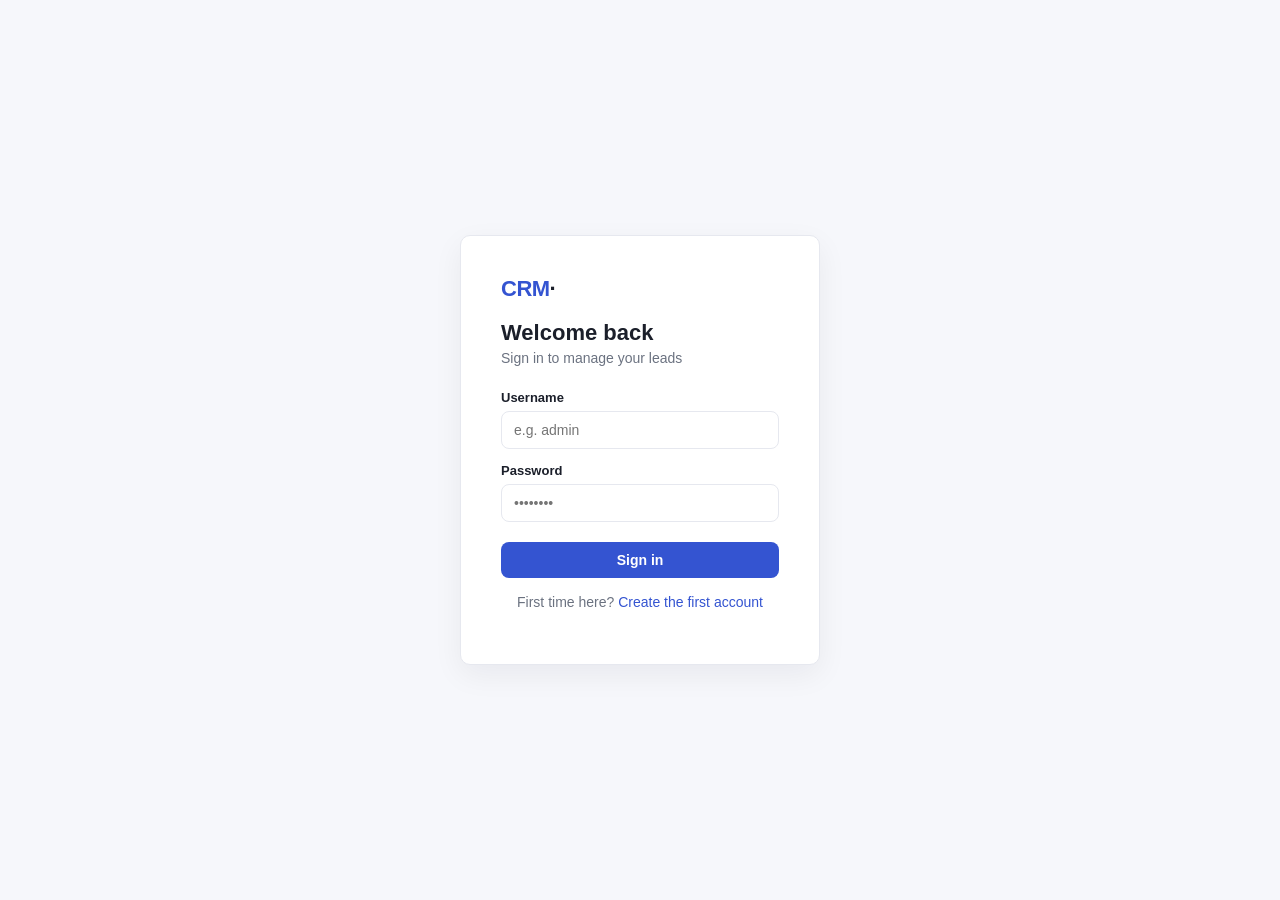
<file: docs/index.html>
<!DOCTYPE html>
<html lang="en">
<head>
<meta charset="UTF-8" />
<meta name="viewport" content="width=device-width, initial-scale=1.0" />
<title>Login · Mini CRM</title>
<link rel="stylesheet" href="css/style.css" />
</head>
<body class="auth-body">

  <div class="auth-card">
    <div class="auth-logo">CRM<span>·</span></div>
    <h1>Welcome back</h1>
    <p class="auth-sub">Sign in to manage your leads</p>

    <form id="loginForm">
      <label>Username</label>
      <input type="text" id="username" placeholder="e.g. admin" required />

      <label>Password</label>
      <input type="password" id="password" placeholder="••••••••" required />

      <div id="errorBox" class="error-box" style="display:none;"></div>

      <button type="submit" class="btn-primary full">Sign in</button>
    </form>

    <p class="auth-footer">
      First time here? <a href="#" id="showRegister">Create the first account</a>
    </p>

    <form id="registerForm" style="display:none;">
      <label>Choose a username</label>
      <input type="text" id="regUsername" required />
      <label>Choose a password</label>
      <input type="password" id="regPassword" required />
      <div id="regMsg" class="error-box" style="display:none;"></div>
      <button type="submit" class="btn-primary full">Create account</button>
      <p class="auth-footer"><a href="#" id="showLogin">Back to sign in</a></p>
    </form>
  </div>

<script src="js/config.js"></script>
<script>
const loginForm = document.getElementById('loginForm');
const registerForm = document.getElementById('registerForm');
const errorBox = document.getElementById('errorBox');
const regMsg = document.getElementById('regMsg');

document.getElementById('showRegister').onclick = (e) => {
  e.preventDefault();
  loginForm.style.display = 'none';
  registerForm.style.display = 'block';
};
document.getElementById('showLogin').onclick = (e) => {
  e.preventDefault();
  registerForm.style.display = 'none';
  loginForm.style.display = 'block';
};

loginForm.addEventListener('submit', async (e) => {
  e.preventDefault();
  errorBox.style.display = 'none';
  const username = document.getElementById('username').value;
  const password = document.getElementById('password').value;
  try {
    const res = await fetch(`${API_BASE}/api/login`, {
      method: 'POST',
      headers: { 'Content-Type': 'application/json' },
      credentials: 'include',
      body: JSON.stringify({ username, password })
    });
    const data = await res.json();
    if (!res.ok) throw new Error(data.error || 'Login failed');
    window.location.href = 'dashboard.html';
  } catch (err) {
    errorBox.textContent = err.message;
    errorBox.style.display = 'block';
  }
});

registerForm.addEventListener('submit', async (e) => {
  e.preventDefault();
  regMsg.style.display = 'none';
  const username = document.getElementById('regUsername').value;
  const password = document.getElementById('regPassword').value;
  try {
    const res = await fetch(`${API_BASE}/api/register`, {
      method: 'POST',
      headers: { 'Content-Type': 'application/json' },
      body: JSON.stringify({ username, password })
    });
    const data = await res.json();
    if (!res.ok) throw new Error(data.error || 'Registration failed');
    regMsg.style.color = 'var(--success)';
    regMsg.textContent = 'Account created! You can sign in now.';
    regMsg.style.display = 'block';
  } catch (err) {
    regMsg.style.color = 'var(--danger)';
    regMsg.textContent = err.message;
    regMsg.style.display = 'block';
  }
});
</script>
</body>
</html>
</file>
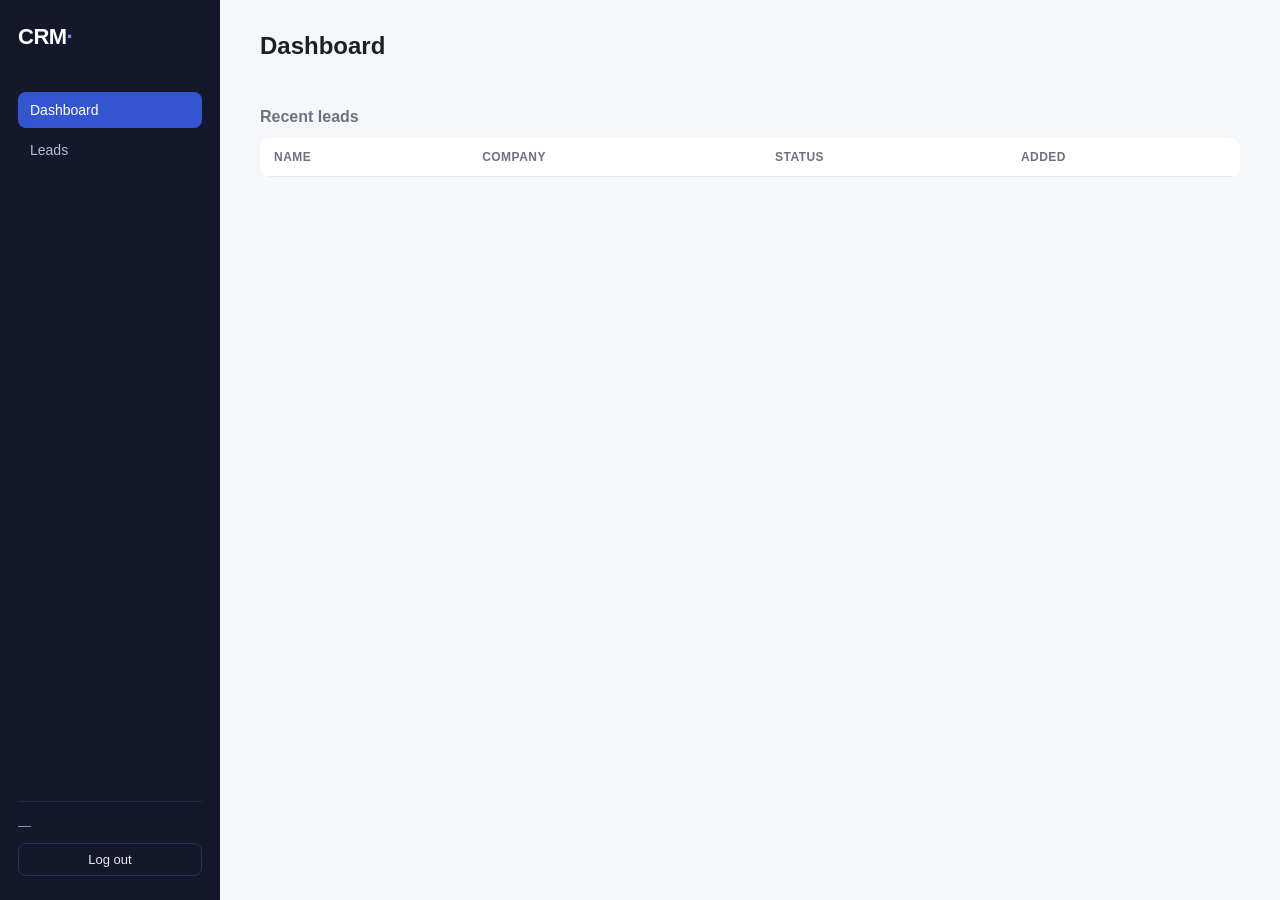
<file: docs/dashboard.html>
<!DOCTYPE html>
<html lang="en">
<head>
<meta charset="UTF-8" />
<meta name="viewport" content="width=device-width, initial-scale=1.0" />
<title>Dashboard · Mini CRM</title>
<link rel="stylesheet" href="css/style.css" />
</head>
<body>

<div class="app-shell">

  <!-- Sidebar -->
  <aside class="sidebar">
    <div class="auth-logo">CRM<span>·</span></div>
    <nav>
      <a href="#" class="nav-link active" data-view="dashboardView">Dashboard</a>
      <a href="#" class="nav-link" data-view="leadsView">Leads</a>
    </nav>
    <div class="sidebar-footer">
      <span id="whoami">—</span>
      <button id="logoutBtn" class="btn-ghost">Log out</button>
    </div>
  </aside>

  <!-- Main content -->
  <main class="main-content">

    <!-- DASHBOARD VIEW -->
    <section id="dashboardView" class="view">
      <h1>Dashboard</h1>
      <div class="stat-grid" id="statGrid">
        <!-- filled by JS -->
      </div>

      <h2 class="section-title">Recent leads</h2>
      <table class="data-table" id="recentTable">
        <thead><tr><th>Name</th><th>Company</th><th>Status</th><th>Added</th></tr></thead>
        <tbody></tbody>
      </table>
    </section>

    <!-- LEADS VIEW -->
    <section id="leadsView" class="view" style="display:none;">
      <div class="view-header">
        <h1>Leads</h1>
        <button id="addLeadBtn" class="btn-primary">+ Add lead</button>
      </div>

      <div class="toolbar">
        <input type="text" id="searchInput" placeholder="Search by name, email, company, phone..." />
        <select id="statusFilter">
          <option value="">All statuses</option>
          <option>New</option>
          <option>Contacted</option>
          <option>Qualified</option>
          <option>Proposal</option>
          <option>Won</option>
          <option>Lost</option>
        </select>
      </div>

      <table class="data-table" id="leadsTable">
        <thead>
          <tr>
            <th></th>
            <th>Name</th>
            <th>Company</th>
            <th>Email</th>
            <th>Phone</th>
            <th>Status</th>
            <th>Source</th>
            <th></th>
          </tr>
        </thead>
        <tbody></tbody>
      </table>
    </section>

  </main>
</div>

<!-- Add / Edit Lead Modal -->
<div class="modal-overlay" id="leadModalOverlay">
  <div class="modal">
    <h2 id="leadModalTitle">Add lead</h2>
    <form id="leadForm">
      <input type="hidden" id="leadId" />
      <label>Name *</label>
      <input type="text" id="fName" required />
      <label>Company</label>
      <input type="text" id="fCompany" />
      <label>Website (used to auto-fetch a logo)</label>
      <input type="text" id="fWebsite" placeholder="example.com" />
      <label>Email</label>
      <input type="email" id="fEmail" />
      <label>Phone</label>
      <input type="text" id="fPhone" />
      <label>Source</label>
      <select id="fSource">
        <option>Website</option>
        <option>Referral</option>
        <option>Cold Call</option>
        <option>Social Media</option>
        <option>Other</option>
      </select>
      <label>Status</label>
      <select id="fStatus">
        <option>New</option><option>Contacted</option><option>Qualified</option>
        <option>Proposal</option><option>Won</option><option>Lost</option>
      </select>
      <div class="modal-actions">
        <button type="button" class="btn-ghost" id="cancelLeadBtn">Cancel</button>
        <button type="submit" class="btn-primary">Save</button>
      </div>
    </form>
  </div>
</div>

<!-- Lead Detail / Notes Modal -->
<div class="modal-overlay" id="detailModalOverlay">
  <div class="modal modal-wide">
    <div class="detail-header">
      <img id="detailLogo" class="detail-logo" style="display:none;" />
      <div>
        <h2 id="detailName"></h2>
        <p id="detailCompany" class="muted"></p>
      </div>
      <button class="btn-ghost" id="closeDetailBtn" style="margin-left:auto;">Close</button>
    </div>

    <div class="detail-grid">
      <div><strong>Email:</strong> <span id="detailEmail"></span></div>
      <div><strong>Phone:</strong> <span id="detailPhone"></span></div>
      <div><strong>Source:</strong> <span id="detailSource"></span></div>
      <div>
        <strong>Status:</strong>
        <select id="detailStatus">
          <option>New</option><option>Contacted</option><option>Qualified</option>
          <option>Proposal</option><option>Won</option><option>Lost</option>
        </select>
      </div>
    </div>

    <h3>Notes</h3>
    <div id="notesList" class="notes-list"></div>
    <form id="noteForm" class="note-form">
      <input type="text" id="noteText" placeholder="Add a note about this lead..." required />
      <button type="submit" class="btn-primary">Add</button>
    </form>
  </div>
</div>

<script src="js/config.js"></script>
<script src="js/app.js"></script>
</body>
</html>
</file>
<file: docs/css/style.css>
:root {
  --bg: #f6f7fb;
  --surface: #ffffff;
  --ink: #1b1f2a;
  --muted: #6b7280;
  --border: #e6e8ef;
  --primary: #3454d1;
  --primary-dark: #28409f;
  --success: #1c9c6b;
  --danger: #d6435a;
  --warning: #cf8a1a;
  --radius: 10px;
}

* { box-sizing: border-box; }
body {
  margin: 0;
  font-family: -apple-system, BlinkMacSystemFont, "Segoe UI", Roboto, Helvetica, Arial, sans-serif;
  background: var(--bg);
  color: var(--ink);
}

/* ---------- Auth page ---------- */
.auth-body {
  display: flex;
  align-items: center;
  justify-content: center;
  min-height: 100vh;
}
.auth-card {
  background: var(--surface);
  border: 1px solid var(--border);
  border-radius: var(--radius);
  padding: 40px;
  width: 360px;
  box-shadow: 0 10px 30px rgba(20, 25, 40, 0.06);
}
.auth-logo {
  font-weight: 800;
  font-size: 22px;
  letter-spacing: -0.5px;
  color: var(--primary);
  margin-bottom: 18px;
}
.auth-logo span { color: var(--ink); }
.auth-card h1 { font-size: 22px; margin: 0 0 4px; }
.auth-sub { color: var(--muted); margin: 0 0 24px; font-size: 14px; }
.auth-footer { text-align: center; margin-top: 16px; font-size: 14px; color: var(--muted); }
.auth-footer a { color: var(--primary); text-decoration: none; }

label { display: block; font-size: 13px; font-weight: 600; margin: 14px 0 6px; }
input, select {
  width: 100%;
  padding: 10px 12px;
  border: 1px solid var(--border);
  border-radius: 8px;
  font-size: 14px;
  background: var(--surface);
  color: var(--ink);
}
input:focus, select:focus { outline: 2px solid var(--primary); outline-offset: 1px; }

.btn-primary {
  background: var(--primary);
  color: white;
  border: none;
  padding: 10px 16px;
  border-radius: 8px;
  font-weight: 600;
  font-size: 14px;
  cursor: pointer;
}
.btn-primary:hover { background: var(--primary-dark); }
.btn-primary.full { width: 100%; margin-top: 20px; }

.btn-ghost {
  background: transparent;
  border: 1px solid var(--border);
  padding: 8px 14px;
  border-radius: 8px;
  cursor: pointer;
  font-size: 13px;
  color: var(--ink);
}
.btn-ghost.small { padding: 5px 10px; font-size: 12px; }
.btn-ghost:hover { background: var(--bg); }

.error-box {
  background: #fdecee;
  color: var(--danger);
  border: 1px solid #f6c9cf;
  padding: 8px 10px;
  border-radius: 8px;
  font-size: 13px;
  margin-top: 14px;
}

/* ---------- App shell ---------- */
.app-shell { display: flex; min-height: 100vh; }
.sidebar {
  width: 220px;
  background: #15182a;
  color: #e7e9f4;
  display: flex;
  flex-direction: column;
  padding: 24px 18px;
}
.sidebar .auth-logo { color: #ffffff; }
.sidebar .auth-logo span { color: #7e8bf0; }
.sidebar nav { margin-top: 24px; display: flex; flex-direction: column; gap: 4px; }
.nav-link {
  color: #b9bfdb;
  text-decoration: none;
  padding: 10px 12px;
  border-radius: 8px;
  font-size: 14px;
  font-weight: 500;
}
.nav-link:hover { background: #1f2340; }
.nav-link.active { background: var(--primary); color: white; }
.sidebar-footer {
  margin-top: auto;
  display: flex;
  flex-direction: column;
  gap: 10px;
  font-size: 13px;
  color: #9aa1c4;
  border-top: 1px solid #262a48;
  padding-top: 16px;
}
.sidebar-footer .btn-ghost { color: #e7e9f4; border-color: #2c3056; }

.main-content { flex: 1; padding: 32px 40px; max-width: 1100px; }
.main-content h1 { font-size: 24px; margin: 0 0 20px; }
.view-header { display: flex; align-items: center; justify-content: space-between; }
.section-title { font-size: 16px; margin: 28px 0 12px; color: var(--muted); }

/* ---------- Stat cards ---------- */
.stat-grid { display: grid; grid-template-columns: repeat(auto-fit, minmax(130px, 1fr)); gap: 14px; }
.stat-card {
  background: var(--surface);
  border: 1px solid var(--border);
  border-radius: var(--radius);
  padding: 18px;
}
.stat-card.stat-total { background: var(--primary); color: white; border: none; }
.stat-value { font-size: 26px; font-weight: 700; }
.stat-label { font-size: 13px; color: var(--muted); margin-top: 4px; }
.stat-card.stat-total .stat-label { color: #dbe1ff; }

/* ---------- Toolbar / table ---------- */
.toolbar { display: flex; gap: 10px; margin: 18px 0; }
.toolbar input { flex: 1; }
.toolbar select { width: 180px; }

.data-table { width: 100%; border-collapse: collapse; background: var(--surface); border-radius: var(--radius); overflow: hidden; }
.data-table th, .data-table td {
  text-align: left;
  padding: 12px 14px;
  border-bottom: 1px solid var(--border);
  font-size: 14px;
}
.data-table th { color: var(--muted); font-weight: 600; font-size: 12px; text-transform: uppercase; letter-spacing: 0.04em; }
.row-logo { width: 24px; height: 24px; border-radius: 5px; object-fit: contain; }
.lead-link { color: var(--ink); text-decoration: none; font-weight: 600; }
.lead-link:hover { color: var(--primary); }
.muted { color: var(--muted); }
.muted.small { font-size: 12px; }

/* ---------- Badges ---------- */
.badge { padding: 3px 10px; border-radius: 999px; font-size: 12px; font-weight: 600; }
.badge-New { background: #e8edff; color: var(--primary); }
.badge-Contacted { background: #fff3da; color: var(--warning); }
.badge-Qualified { background: #e3f8ee; color: var(--success); }
.badge-Proposal { background: #f1e8ff; color: #7b3fe4; }
.badge-Won { background: #d8f5e6; color: #128a55; }
.badge-Lost { background: #fde3e7; color: var(--danger); }

/* ---------- Modal ---------- */
.modal-overlay {
  display: none;
  position: fixed;
  inset: 0;
  background: rgba(15, 18, 32, 0.45);
  align-items: center;
  justify-content: center;
  z-index: 100;
}
.modal-overlay.open { display: flex; }
.modal {
  background: var(--surface);
  border-radius: var(--radius);
  padding: 28px;
  width: 420px;
  max-height: 85vh;
  overflow-y: auto;
}
.modal-wide { width: 560px; }
.modal h2 { margin: 0 0 4px; font-size: 19px; }
.modal-actions { display: flex; justify-content: flex-end; gap: 10px; margin-top: 22px; }

.detail-header { display: flex; align-items: center; gap: 14px; margin-bottom: 14px; }
.detail-logo { width: 44px; height: 44px; border-radius: 8px; object-fit: contain; border: 1px solid var(--border); }
.detail-grid { display: grid; grid-template-columns: 1fr 1fr; gap: 12px; font-size: 14px; margin-bottom: 20px; }

.notes-list { max-height: 200px; overflow-y: auto; margin-bottom: 12px; display: flex; flex-direction: column; gap: 8px; }
.note-item { background: var(--bg); border-radius: 8px; padding: 10px 12px; }
.note-item p { margin: 0 0 4px; font-size: 14px; }
.note-form { display: flex; gap: 8px; }
.note-form input { flex: 1; }
</file>
